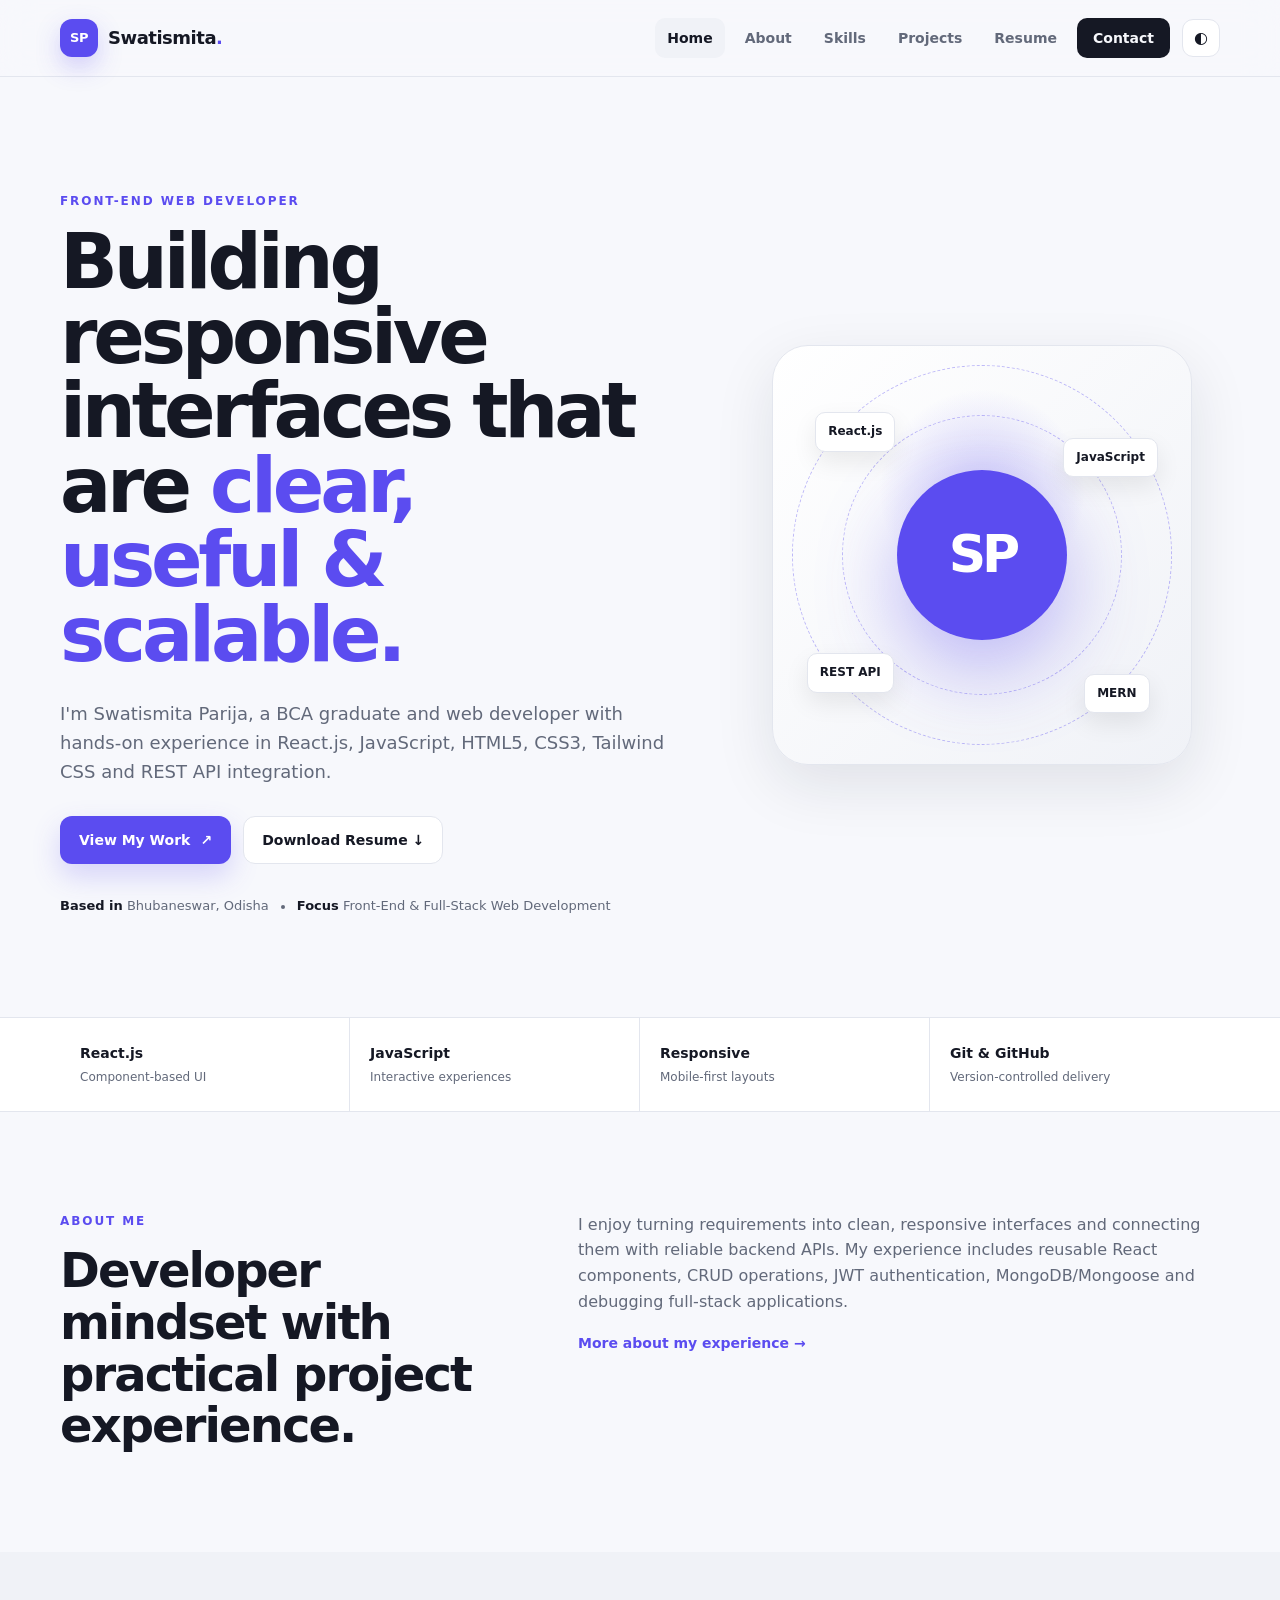
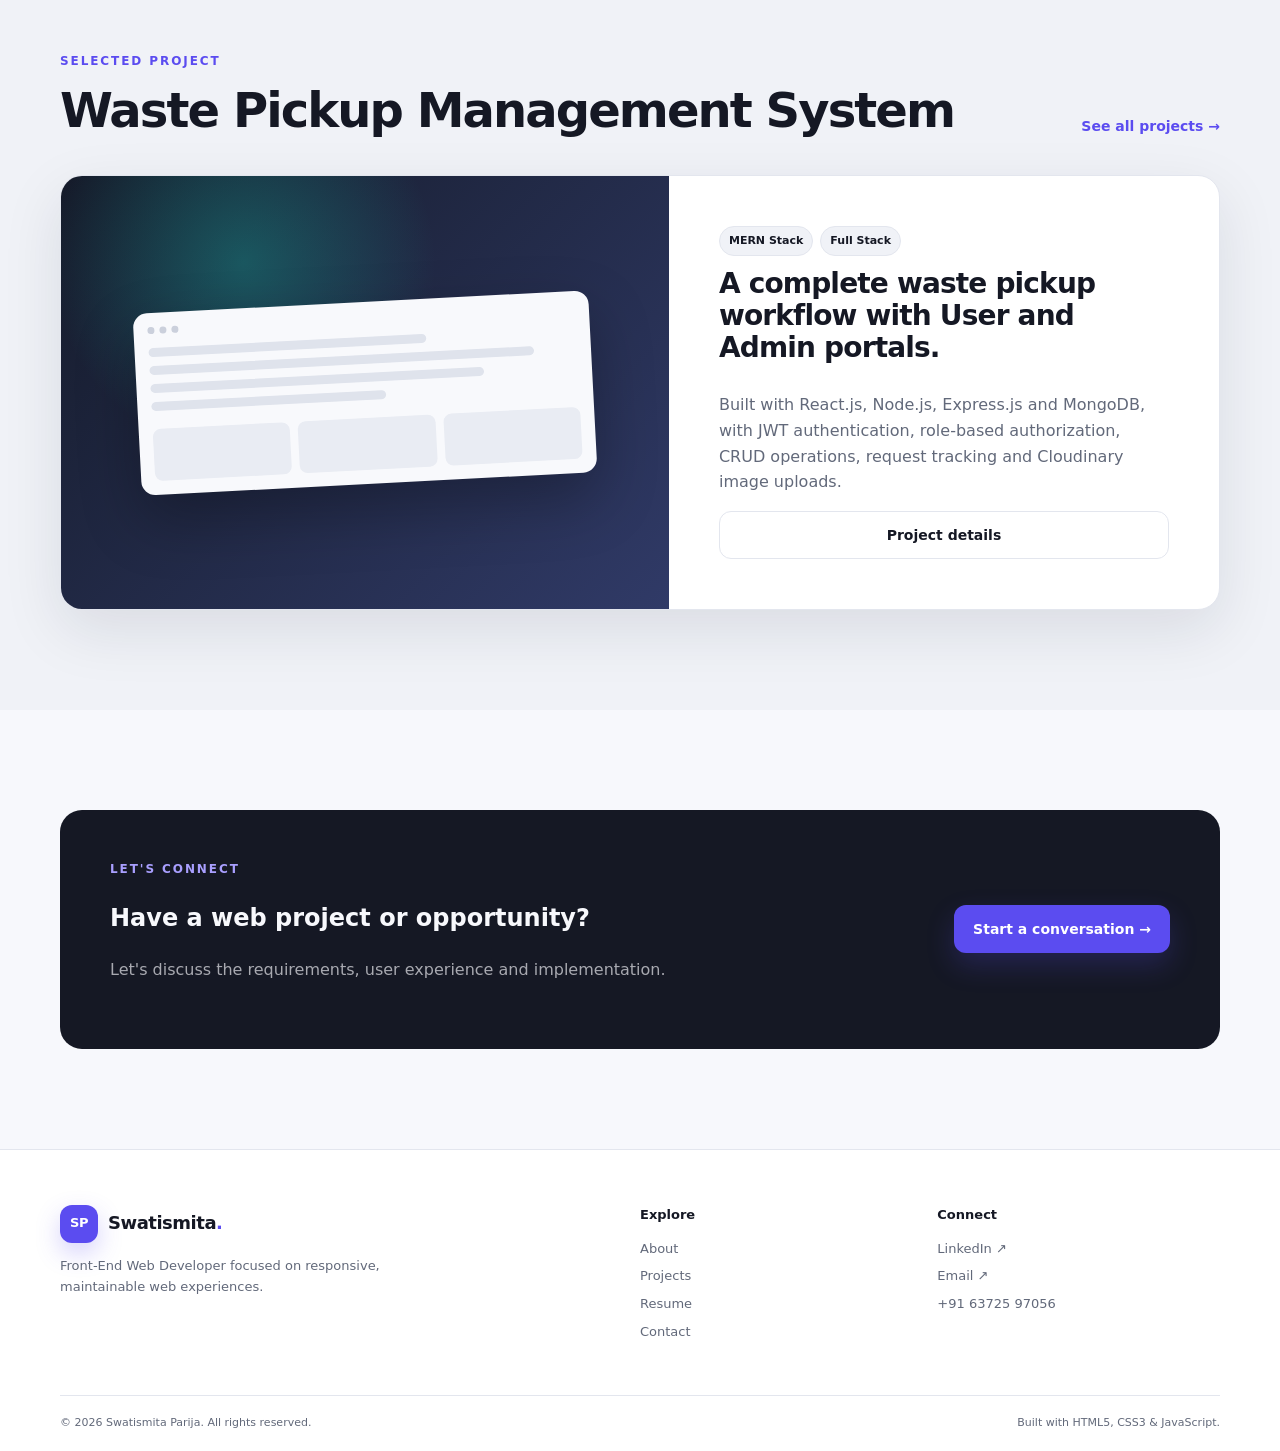
<file: index.html>
<!DOCTYPE html>
<html lang="en">
<head>
  <meta charset="UTF-8">
  <meta name="viewport" content="width=device-width, initial-scale=1.0">
  <meta name="description" content="Portfolio of Swatismita Parija, Front-End Web Developer specializing in React.js, JavaScript, responsive UI and REST API integration.">
  <meta name="author" content="Swatismita Parija">
  <title>Swatismita Parija | Front-End Web Developer</title>
  <link rel="stylesheet" href="css/style.css">
</head>
<body>
  <a class="skip-link" href="#main-content">Skip to content</a>

  <header class="site-header" id="top">
    <nav class="navbar container" aria-label="Primary navigation">
      <a class="brand" href="index.html" aria-label="Swatismita Parija home">
        <span class="brand-mark">SP</span>
        <span class="brand-text">Swatismita<span>.</span></span>
      </a>

      <button class="menu-toggle" type="button" aria-expanded="false" aria-controls="primary-menu" aria-label="Open navigation menu">
        <span></span><span></span><span></span>
      </button>

      <div class="nav-menu" id="primary-menu">
        <a class="nav-link active" href="index.html">Home</a>
        <a class="nav-link" href="about.html">About</a>
        <a class="nav-link" href="skills.html">Skills</a>
        <a class="nav-link" href="projects.html">Projects</a>
        <a class="nav-link" href="resume.html">Resume</a>
        <a class="nav-link nav-cta" href="contact.html">Contact</a>
        <button class="theme-toggle" type="button" aria-label="Switch to dark mode" title="Toggle theme">◐</button>
      </div>
    </nav>
  </header>

  <main id="main-content">
    <section class="hero section">
      <div class="container hero-grid">
        <div class="hero-copy reveal">
          <p class="eyebrow">FRONT-END WEB DEVELOPER</p>
          <h1>Building responsive interfaces that are <span class="gradient-text">clear, useful &amp; scalable.</span></h1>
          <p class="hero-intro">
            I'm Swatismita Parija, a BCA graduate and web developer with hands-on experience in
            React.js, JavaScript, HTML5, CSS3, Tailwind CSS and REST API integration.
          </p>

          <div class="hero-actions">
            <a class="btn btn-primary" href="projects.html">View My Work <span>↗</span></a>
            <a class="btn btn-secondary" href="assets/resume/Swatismita-Parija-Resume.pdf" download>Download Resume ↓</a>
          </div>

          <div class="hero-meta">
            <span><strong>Based in</strong> Bhubaneswar, Odisha</span>
            <span class="dot"></span>
            <span><strong>Focus</strong> Front-End &amp; Full-Stack Web Development</span>
          </div>
        </div>

        <div class="hero-visual reveal">
          <div class="profile-card">
            <div class="profile-orbit orbit-one"></div>
            <div class="profile-orbit orbit-two"></div>
            <div class="profile-avatar" aria-hidden="true">SP</div>
            <div class="code-chip chip-one">React.js</div>
            <div class="code-chip chip-two">JavaScript</div>
            <div class="code-chip chip-three">REST API</div>
            <div class="code-chip chip-four">MERN</div>
          </div>
        </div>
      </div>
    </section>

    <section class="trust-strip">
      <div class="container trust-grid">
        <div><strong>React.js</strong><span>Component-based UI</span></div>
        <div><strong>JavaScript</strong><span>Interactive experiences</span></div>
        <div><strong>Responsive</strong><span>Mobile-first layouts</span></div>
        <div><strong>Git &amp; GitHub</strong><span>Version-controlled delivery</span></div>
      </div>
    </section>

    <section class="section" id="about-preview">
      <div class="container split-grid">
        <div class="section-heading reveal">
          <p class="eyebrow">ABOUT ME</p>
          <h2>Developer mindset with practical project experience.</h2>
        </div>
        <div class="section-content reveal">
          <p>
            I enjoy turning requirements into clean, responsive interfaces and connecting them
            with reliable backend APIs. My experience includes reusable React components,
            CRUD operations, JWT authentication, MongoDB/Mongoose and debugging full-stack applications.
          </p>
          <a class="text-link" href="about.html">More about my experience →</a>
        </div>
      </div>
    </section>

    <section class="section section-muted">
      <div class="container">
        <div class="section-header-row reveal">
          <div>
            <p class="eyebrow">SELECTED PROJECT</p>
            <h2>Waste Pickup Management System</h2>
          </div>
          <a class="text-link" href="projects.html">See all projects →</a>
        </div>

        <article class="featured-project reveal">
          <div class="project-visual project-visual-wpms">
            <div class="dashboard-window">
              <div class="window-top"><span></span><span></span><span></span></div>
              <div class="dashboard-lines">
                <div></div><div></div><div></div><div></div>
              </div>
              <div class="dashboard-cards"><span></span><span></span><span></span></div>
            </div>
          </div>
          <div class="project-copy">
            <div class="tag-row">
              <span class="tag">MERN Stack</span>
              <span class="tag">Full Stack</span>
            </div>
            <h3>A complete waste pickup workflow with User and Admin portals.</h3>
            <p>
              Built with React.js, Node.js, Express.js and MongoDB, with JWT authentication,
              role-based authorization, CRUD operations, request tracking and Cloudinary image uploads.
            </p>
            <a class="btn btn-secondary" href="projects.html">Project details</a>
          </div>
        </article>
      </div>
    </section>

    <section class="section">
      <div class="container cta-banner reveal">
        <div>
          <p class="eyebrow">LET'S CONNECT</p>
          <h2>Have a web project or opportunity?</h2>
          <p>Let's discuss the requirements, user experience and implementation.</p>
        </div>
        <a class="btn btn-primary" href="contact.html">Start a conversation →</a>
      </div>
    </section>
  </main>

  <footer class="site-footer">
    <div class="container footer-grid">
      <div>
        <a class="brand footer-brand" href="index.html"><span class="brand-mark">SP</span><span class="brand-text">Swatismita<span>.</span></span></a>
        <p>Front-End Web Developer focused on responsive, maintainable web experiences.</p>
      </div>
      <div>
        <h3>Explore</h3>
        <a href="about.html">About</a>
        <a href="projects.html">Projects</a>
        <a href="resume.html">Resume</a>
        <a href="contact.html">Contact</a>
      </div>
      <div>
        <h3>Connect</h3>
        <a href="https://www.linkedin.com/in/swatismita-parija" target="_blank" rel="noopener">LinkedIn ↗</a>
        <a href="mailto:swatismitaparija2005@gmail.com">Email ↗</a>
        <a href="tel:+916372597056">+91 63725 97056</a>
      </div>
    </div>
    <div class="container footer-bottom">
      <span>© <span id="current-year"></span> Swatismita Parija. All rights reserved.</span>
      <span>Built with HTML5, CSS3 &amp; JavaScript.</span>
    </div>
  </footer>

  <script src="js/script.js"></script>
</body>
</html>
</file>
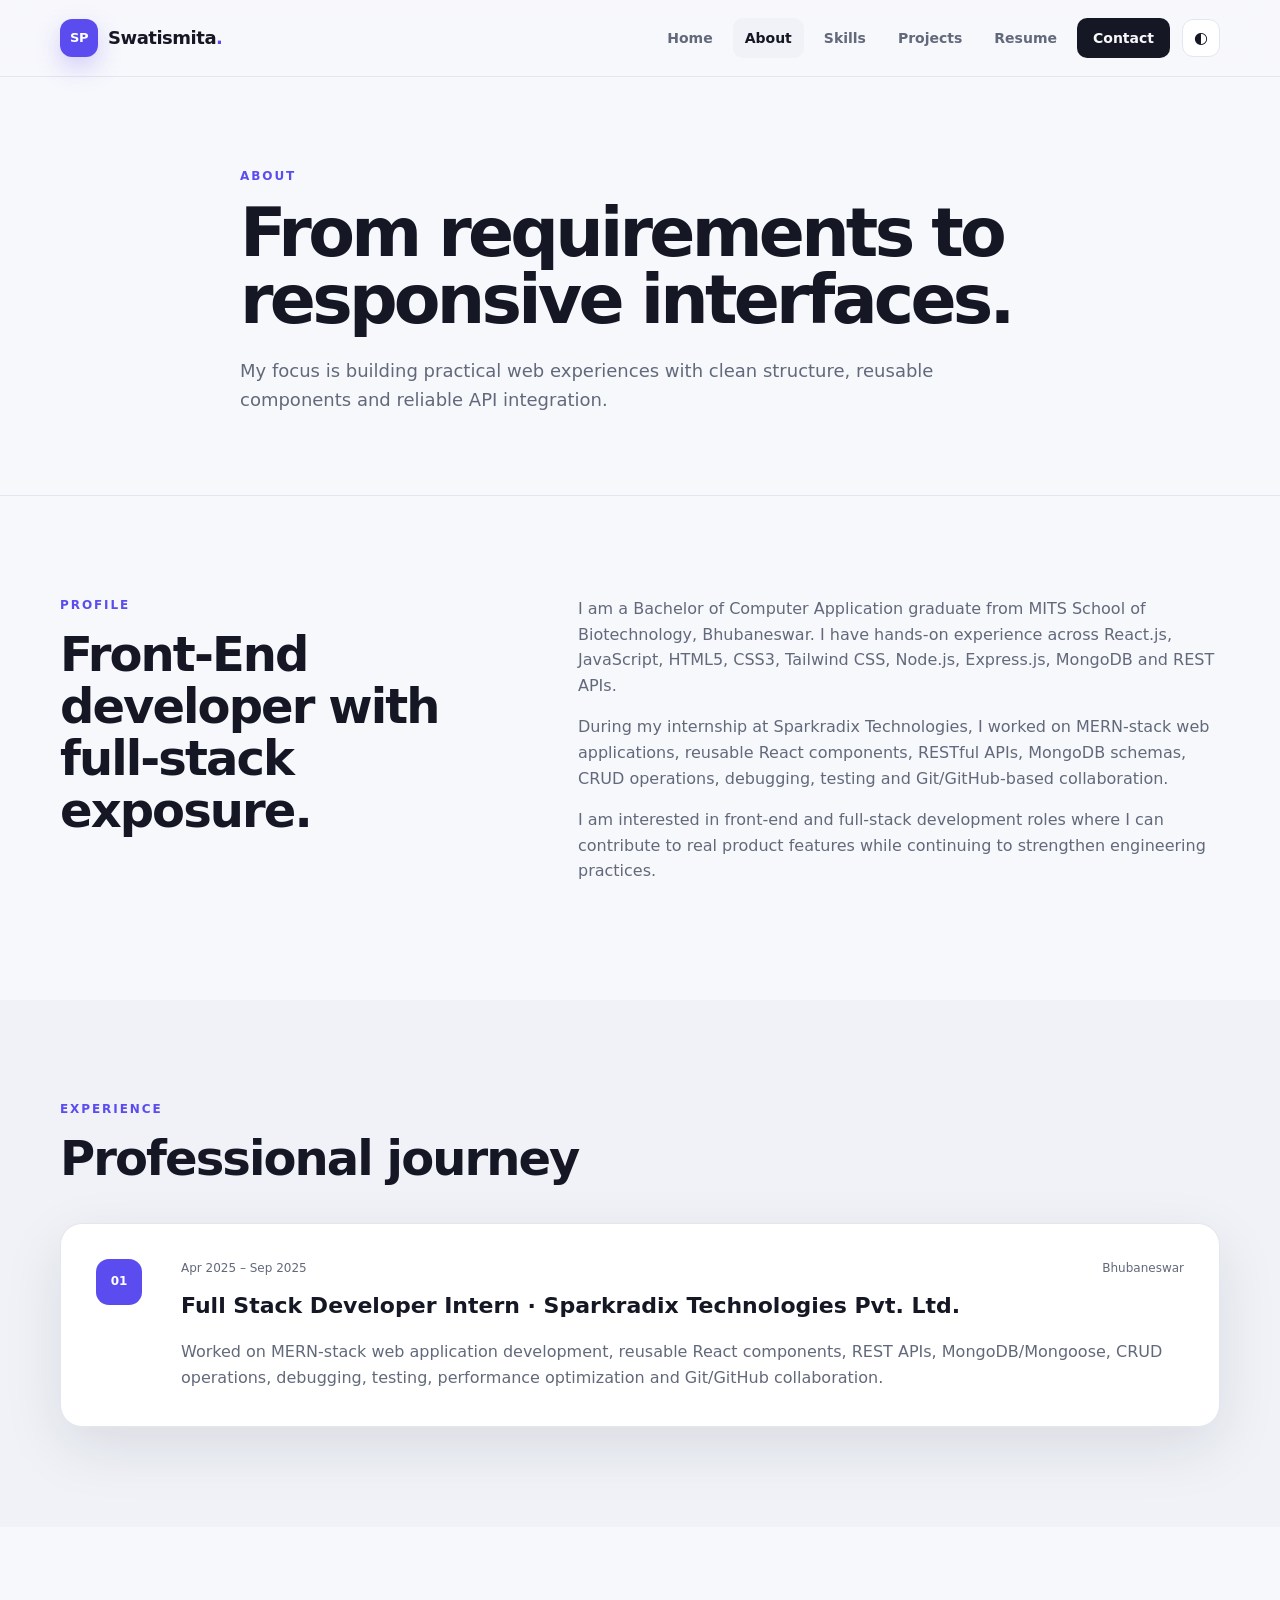
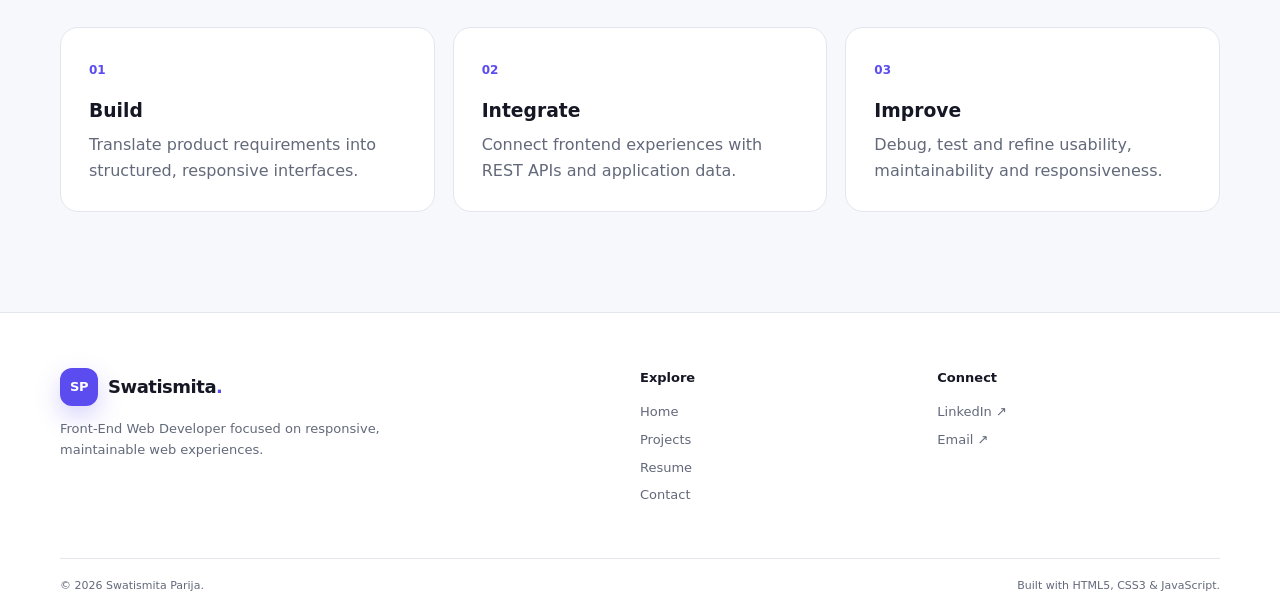
<file: about.html>
<!DOCTYPE html>
<html lang="en">
<head>
  <meta charset="UTF-8">
  <meta name="viewport" content="width=device-width, initial-scale=1.0">
  <meta name="description" content="About Swatismita Parija, Front-End Web Developer.">
  <title>About | Swatismita Parija</title>
  <link rel="stylesheet" href="css/style.css">
</head>
<body>
  <a class="skip-link" href="#main-content">Skip to content</a>
  <header class="site-header">
    <nav class="navbar container" aria-label="Primary navigation">
      <a class="brand" href="index.html"><span class="brand-mark">SP</span><span class="brand-text">Swatismita<span>.</span></span></a>
      <button class="menu-toggle" type="button" aria-expanded="false" aria-controls="primary-menu" aria-label="Open navigation menu"><span></span><span></span><span></span></button>
      <div class="nav-menu" id="primary-menu">
        <a class="nav-link" href="index.html">Home</a>
        <a class="nav-link active" href="about.html">About</a>
        <a class="nav-link" href="skills.html">Skills</a>
        <a class="nav-link" href="projects.html">Projects</a>
        <a class="nav-link" href="resume.html">Resume</a>
        <a class="nav-link nav-cta" href="contact.html">Contact</a>
        <button class="theme-toggle" type="button" aria-label="Switch to dark mode" title="Toggle theme">◐</button>
      </div>
    </nav>
  </header>

  <main id="main-content">
    <section class="page-hero">
      <div class="container narrow reveal">
        <p class="eyebrow">ABOUT</p>
        <h1>From requirements to responsive interfaces.</h1>
        <p>My focus is building practical web experiences with clean structure, reusable components and reliable API integration.</p>
      </div>
    </section>

    <section class="section">
      <div class="container split-grid">
        <div class="section-heading reveal">
          <p class="eyebrow">PROFILE</p>
          <h2>Front-End developer with full-stack exposure.</h2>
        </div>
        <div class="section-content reveal">
          <p>
            I am a Bachelor of Computer Application graduate from MITS School of Biotechnology, Bhubaneswar.
            I have hands-on experience across React.js, JavaScript, HTML5, CSS3, Tailwind CSS, Node.js,
            Express.js, MongoDB and REST APIs.
          </p>
          <p>
            During my internship at Sparkradix Technologies, I worked on MERN-stack web applications,
            reusable React components, RESTful APIs, MongoDB schemas, CRUD operations, debugging,
            testing and Git/GitHub-based collaboration.
          </p>
          <p>
            I am interested in front-end and full-stack development roles where I can contribute to
            real product features while continuing to strengthen engineering practices.
          </p>
        </div>
      </div>
    </section>

    <section class="section section-muted">
      <div class="container">
        <div class="section-header-row reveal">
          <div><p class="eyebrow">EXPERIENCE</p><h2>Professional journey</h2></div>
        </div>
        <article class="timeline-item reveal">
          <div class="timeline-marker">01</div>
          <div>
            <div class="timeline-meta"><span>Apr 2025 – Sep 2025</span><span>Bhubaneswar</span></div>
            <h3>Full Stack Developer Intern · Sparkradix Technologies Pvt. Ltd.</h3>
            <p>Worked on MERN-stack web application development, reusable React components, REST APIs, MongoDB/Mongoose, CRUD operations, debugging, testing, performance optimization and Git/GitHub collaboration.</p>
          </div>
        </article>
      </div>
    </section>

    <section class="section">
      <div class="container cards-grid three reveal">
        <article class="info-card"><span class="card-number">01</span><h3>Build</h3><p>Translate product requirements into structured, responsive interfaces.</p></article>
        <article class="info-card"><span class="card-number">02</span><h3>Integrate</h3><p>Connect frontend experiences with REST APIs and application data.</p></article>
        <article class="info-card"><span class="card-number">03</span><h3>Improve</h3><p>Debug, test and refine usability, maintainability and responsiveness.</p></article>
      </div>
    </section>
  </main>

  <footer class="site-footer">
    <div class="container footer-grid">
      <div><a class="brand footer-brand" href="index.html"><span class="brand-mark">SP</span><span class="brand-text">Swatismita<span>.</span></span></a><p>Front-End Web Developer focused on responsive, maintainable web experiences.</p></div>
      <div><h3>Explore</h3><a href="index.html">Home</a><a href="projects.html">Projects</a><a href="resume.html">Resume</a><a href="contact.html">Contact</a></div>
      <div><h3>Connect</h3><a href="https://www.linkedin.com/in/swatismita-parija" target="_blank" rel="noopener">LinkedIn ↗</a><a href="mailto:swatismitaparija2005@gmail.com">Email ↗</a></div>
    </div>
    <div class="container footer-bottom"><span>© <span id="current-year"></span> Swatismita Parija.</span><span>Built with HTML5, CSS3 &amp; JavaScript.</span></div>
  </footer>
  <script src="js/script.js"></script>
</body>
</html>
</file>
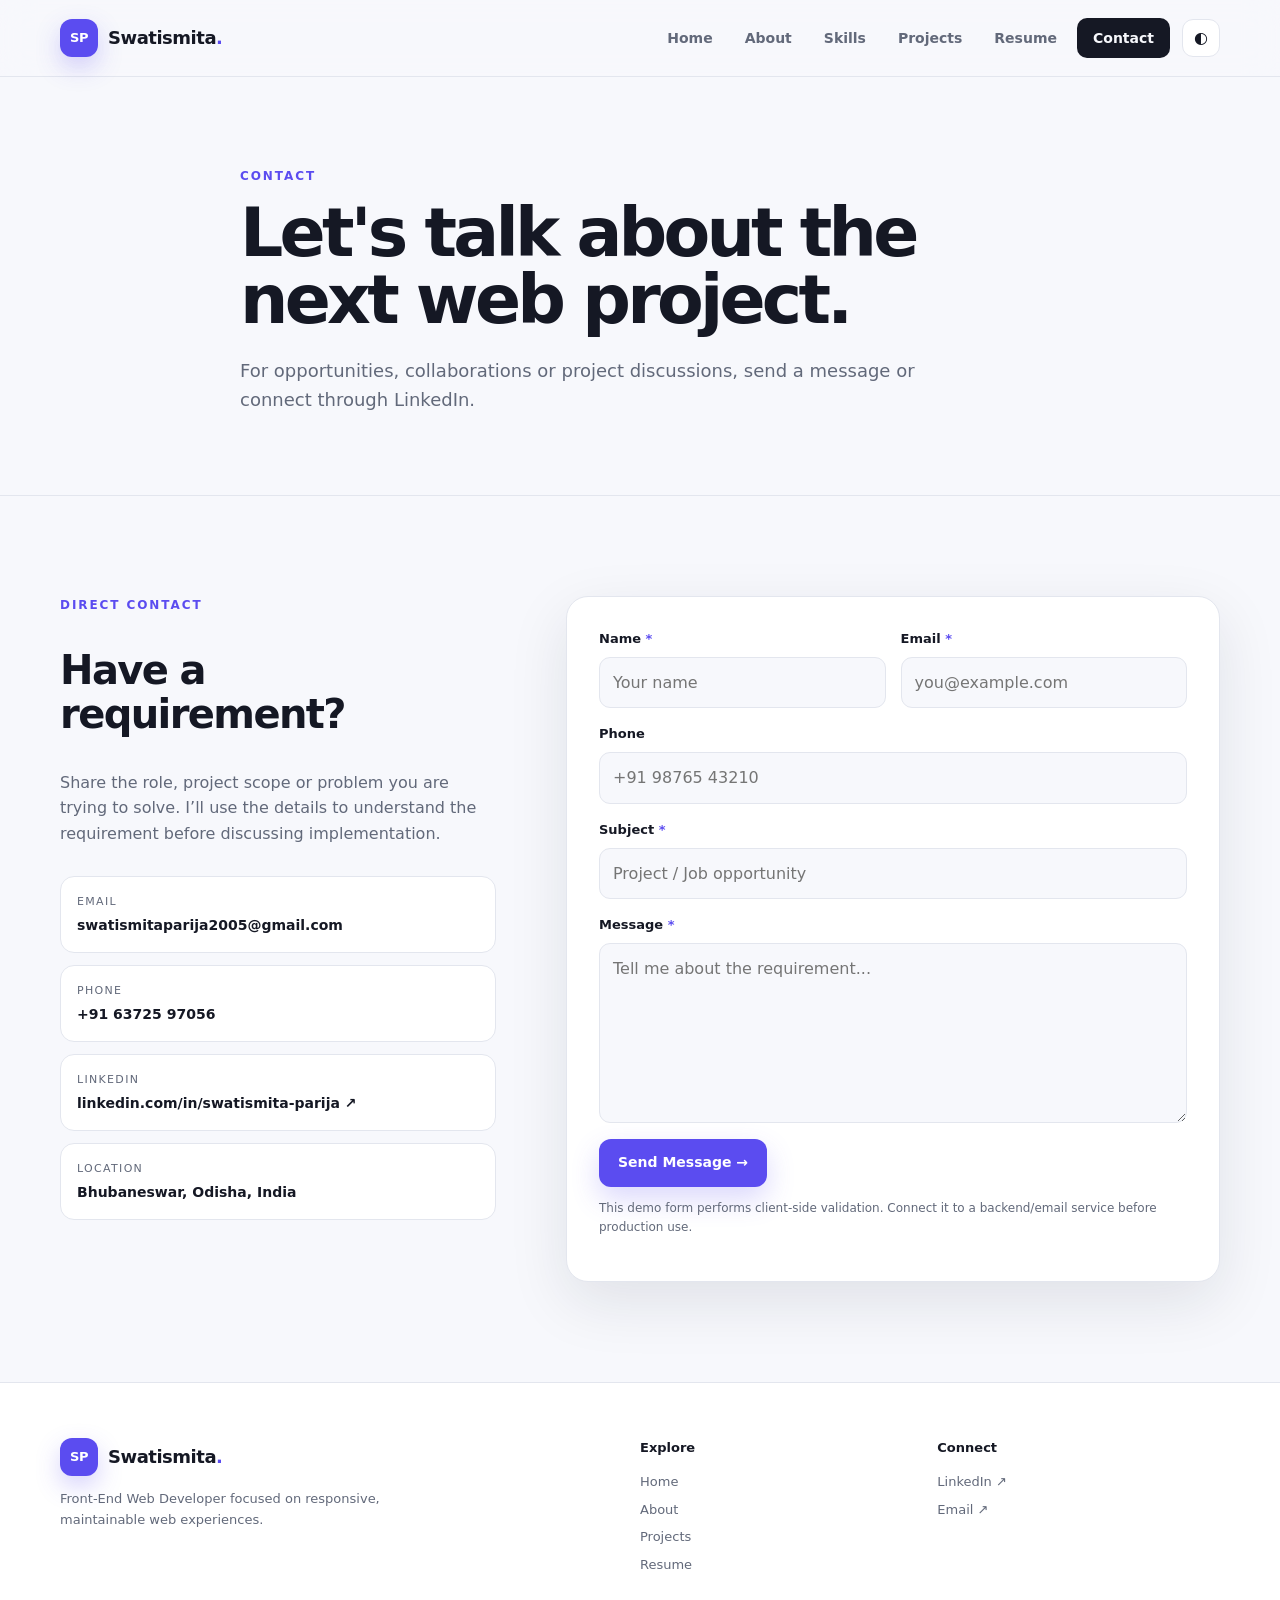
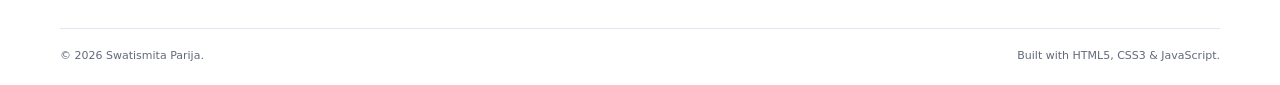
<file: contact.html>
<!DOCTYPE html>
<html lang="en">
<head>
  <meta charset="UTF-8">
  <meta name="viewport" content="width=device-width, initial-scale=1.0">
  <meta name="description" content="Contact Swatismita Parija.">
  <title>Contact | Swatismita Parija</title>
  <link rel="stylesheet" href="css/style.css">
</head>
<body>
  <a class="skip-link" href="#main-content">Skip to content</a>
  <header class="site-header">
    <nav class="navbar container" aria-label="Primary navigation">
      <a class="brand" href="index.html"><span class="brand-mark">SP</span><span class="brand-text">Swatismita<span>.</span></span></a>
      <button class="menu-toggle" type="button" aria-expanded="false" aria-controls="primary-menu" aria-label="Open navigation menu"><span></span><span></span><span></span></button>
      <div class="nav-menu" id="primary-menu">
        <a class="nav-link" href="index.html">Home</a><a class="nav-link" href="about.html">About</a><a class="nav-link" href="skills.html">Skills</a><a class="nav-link" href="projects.html">Projects</a><a class="nav-link" href="resume.html">Resume</a><a class="nav-link nav-cta active" href="contact.html">Contact</a><button class="theme-toggle" type="button" aria-label="Switch to dark mode" title="Toggle theme">◐</button>
      </div>
    </nav>
  </header>

  <main id="main-content">
    <section class="page-hero"><div class="container narrow reveal"><p class="eyebrow">CONTACT</p><h1>Let's talk about the next web project.</h1><p>For opportunities, collaborations or project discussions, send a message or connect through LinkedIn.</p></div></section>

    <section class="section">
      <div class="container contact-grid">
        <div class="contact-info reveal">
          <p class="eyebrow">DIRECT CONTACT</p>
          <h2>Have a requirement?</h2>
          <p>Share the role, project scope or problem you are trying to solve. I’ll use the details to understand the requirement before discussing implementation.</p>
          <div class="contact-list">
            <a href="mailto:swatismitaparija2005@gmail.com"><span>Email</span><strong>swatismitaparija2005@gmail.com</strong></a>
            <a href="tel:+916372597056"><span>Phone</span><strong>+91 63725 97056</strong></a>
            <a href="https://www.linkedin.com/in/swatismita-parija" target="_blank" rel="noopener"><span>LinkedIn</span><strong>linkedin.com/in/swatismita-parija ↗</strong></a>
            <div><span>Location</span><strong>Bhubaneswar, Odisha, India</strong></div>
          </div>
        </div>

        <div class="form-card reveal">
          <form id="contact-form" novalidate>
            <div class="form-row">
              <div class="form-field"><label for="name">Name <span>*</span></label><input id="name" name="name" type="text" autocomplete="name" required minlength="2" placeholder="Your name"></div>
              <div class="form-field"><label for="email">Email <span>*</span></label><input id="email" name="email" type="email" autocomplete="email" required placeholder="you@example.com"></div>
            </div>
            <div class="form-field"><label for="phone">Phone</label><input id="phone" name="phone" type="tel" autocomplete="tel" pattern="[0-9+\-\s()]{7,20}" placeholder="+91 98765 43210"></div>
            <div class="form-field"><label for="subject">Subject <span>*</span></label><input id="subject" name="subject" type="text" required minlength="3" placeholder="Project / Job opportunity"></div>
            <div class="form-field"><label for="message">Message <span>*</span></label><textarea id="message" name="message" rows="6" required minlength="10" placeholder="Tell me about the requirement..."></textarea></div>
            <button class="btn btn-primary" type="submit">Send Message →</button>
            <p class="form-note">This demo form performs client-side validation. Connect it to a backend/email service before production use.</p>
            <p class="form-status" id="form-status" role="status" aria-live="polite"></p>
          </form>
        </div>
      </div>
    </section>
  </main>

  <footer class="site-footer"><div class="container footer-grid"><div><a class="brand footer-brand" href="index.html"><span class="brand-mark">SP</span><span class="brand-text">Swatismita<span>.</span></span></a><p>Front-End Web Developer focused on responsive, maintainable web experiences.</p></div><div><h3>Explore</h3><a href="index.html">Home</a><a href="about.html">About</a><a href="projects.html">Projects</a><a href="resume.html">Resume</a></div><div><h3>Connect</h3><a href="https://www.linkedin.com/in/swatismita-parija" target="_blank" rel="noopener">LinkedIn ↗</a><a href="mailto:swatismitaparija2005@gmail.com">Email ↗</a></div></div><div class="container footer-bottom"><span>© <span id="current-year"></span> Swatismita Parija.</span><span>Built with HTML5, CSS3 &amp; JavaScript.</span></div></footer>
  <script src="js/script.js"></script>
</body>
</html>
</file>
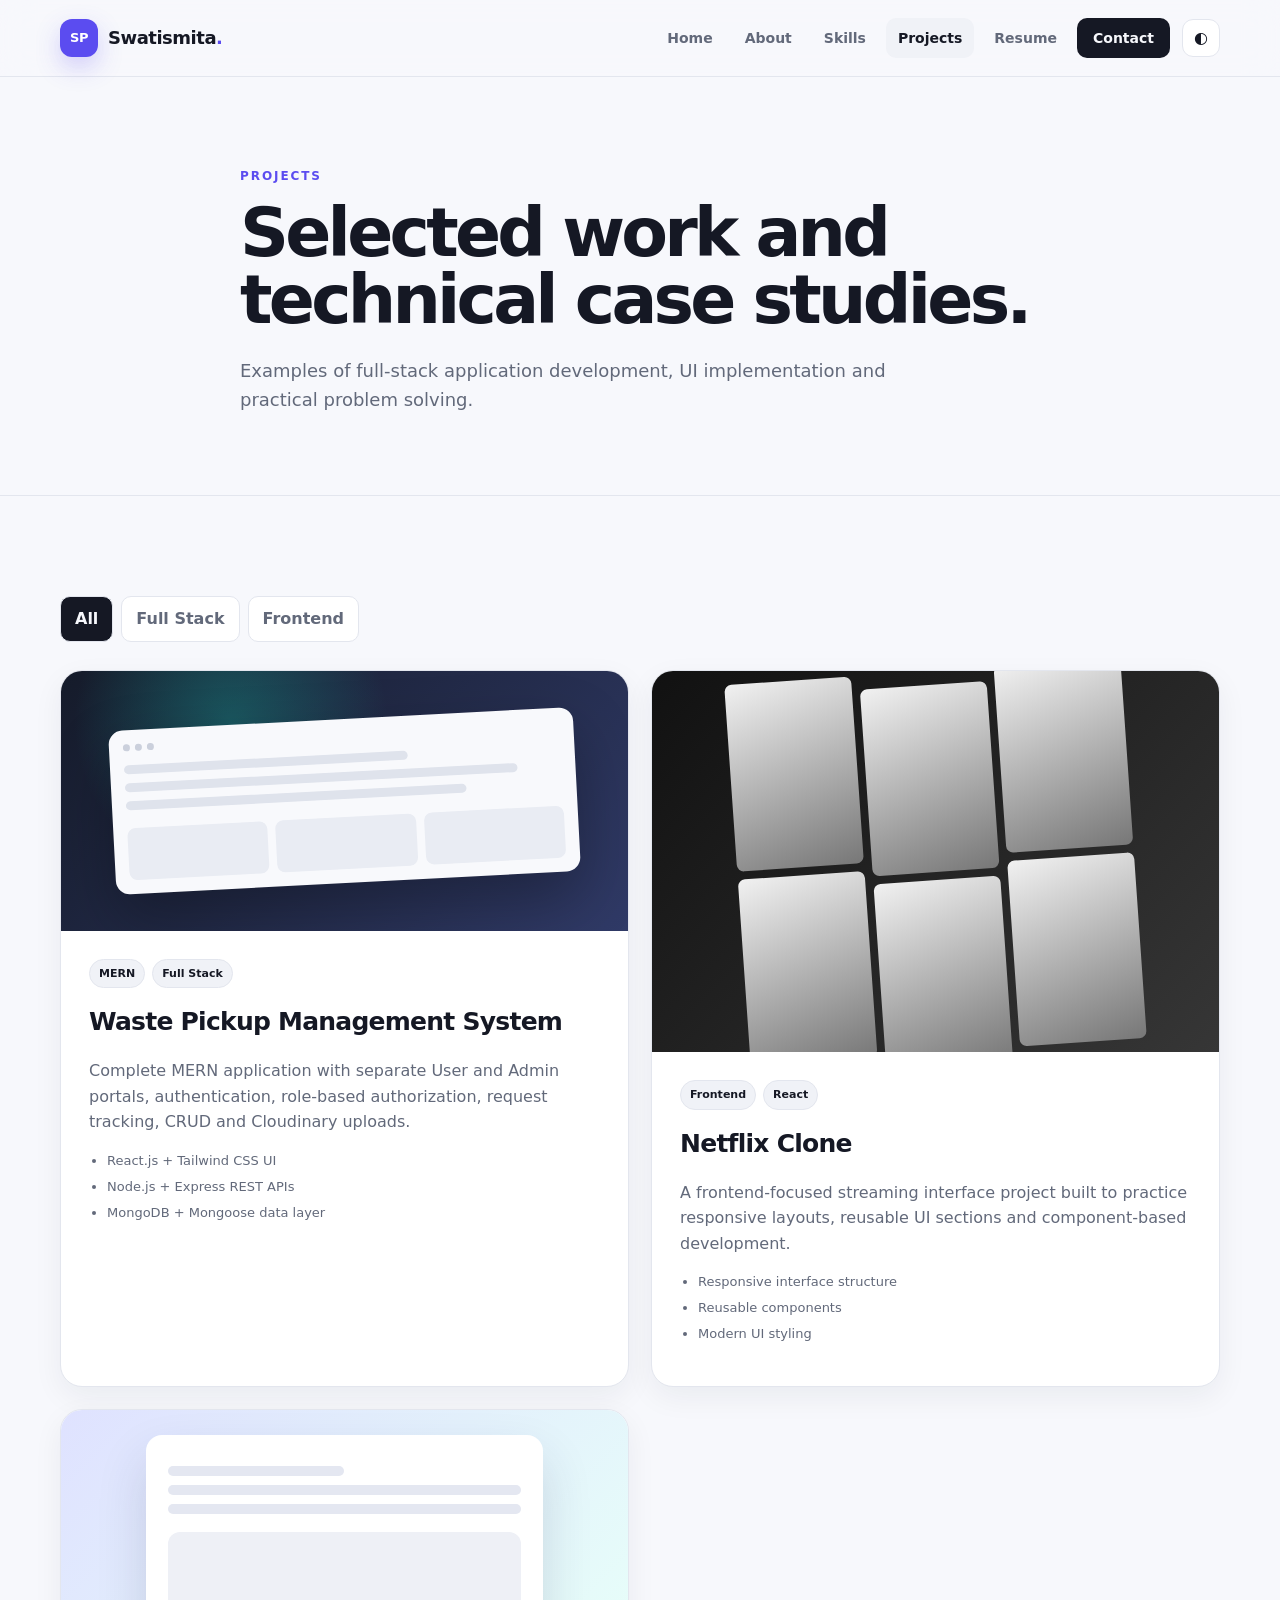
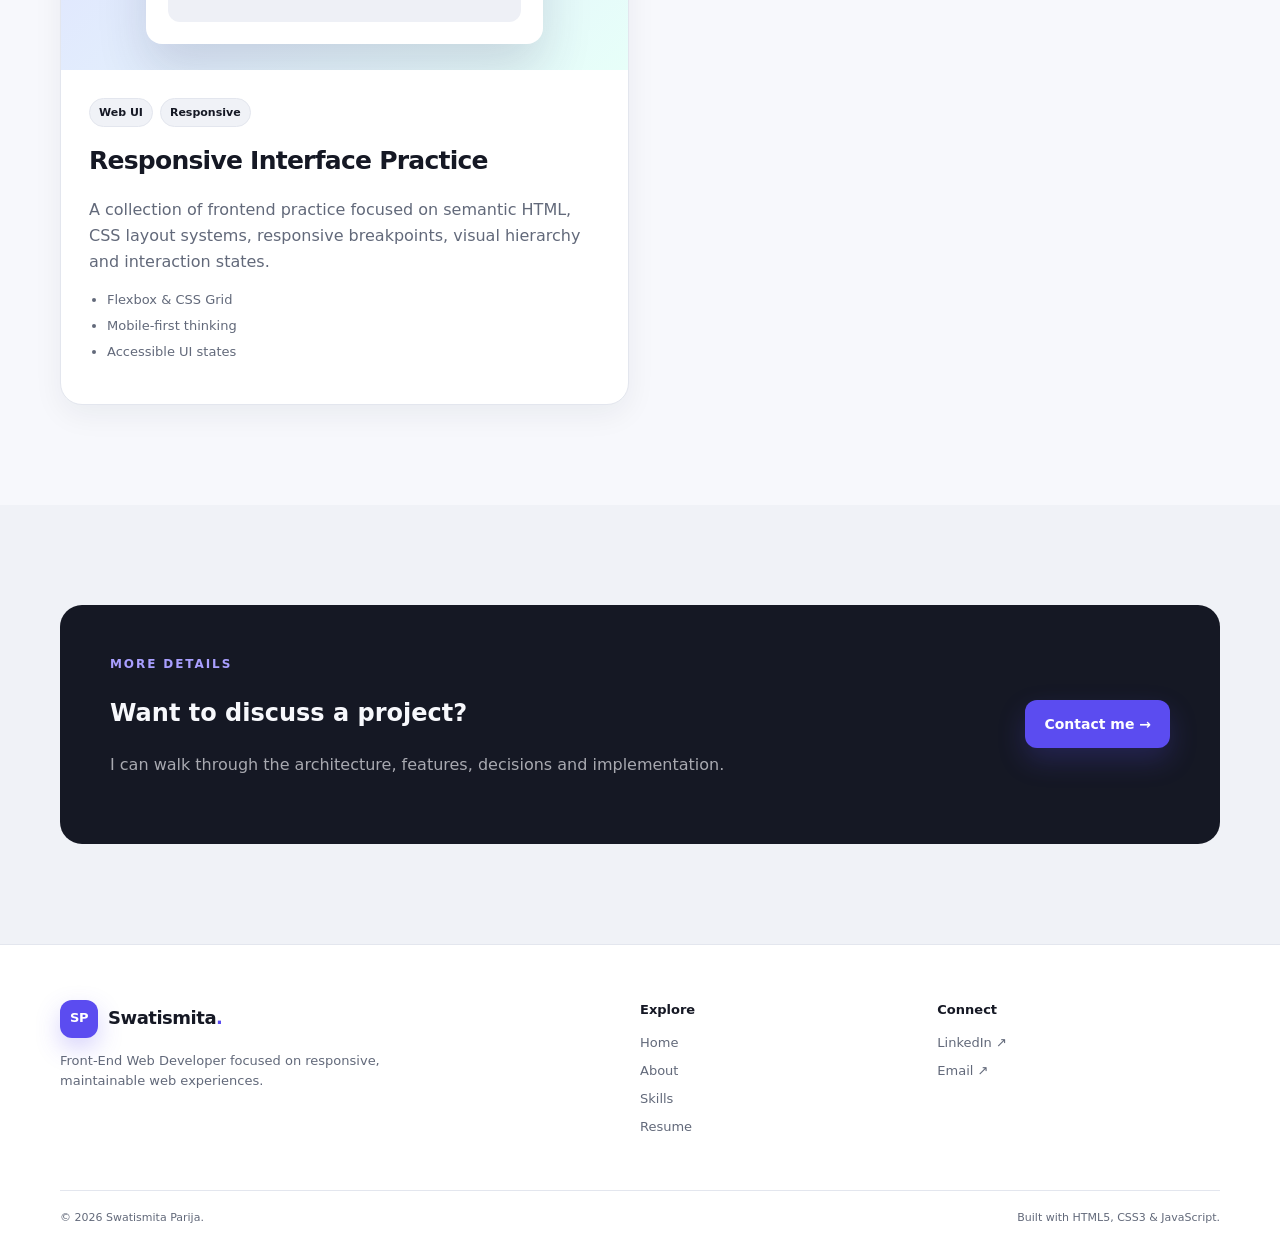
<file: projects.html>
<!DOCTYPE html>
<html lang="en">
<head>
  <meta charset="UTF-8">
  <meta name="viewport" content="width=device-width, initial-scale=1.0">
  <meta name="description" content="Projects by Swatismita Parija.">
  <title>Projects | Swatismita Parija</title>
  <link rel="stylesheet" href="css/style.css">
</head>
<body>
  <a class="skip-link" href="#main-content">Skip to content</a>
  <header class="site-header">
    <nav class="navbar container" aria-label="Primary navigation">
      <a class="brand" href="index.html"><span class="brand-mark">SP</span><span class="brand-text">Swatismita<span>.</span></span></a>
      <button class="menu-toggle" type="button" aria-expanded="false" aria-controls="primary-menu" aria-label="Open navigation menu"><span></span><span></span><span></span></button>
      <div class="nav-menu" id="primary-menu">
        <a class="nav-link" href="index.html">Home</a><a class="nav-link" href="about.html">About</a><a class="nav-link" href="skills.html">Skills</a><a class="nav-link active" href="projects.html">Projects</a><a class="nav-link" href="resume.html">Resume</a><a class="nav-link nav-cta" href="contact.html">Contact</a><button class="theme-toggle" type="button" aria-label="Switch to dark mode" title="Toggle theme">◐</button>
      </div>
    </nav>
  </header>

  <main id="main-content">
    <section class="page-hero"><div class="container narrow reveal"><p class="eyebrow">PROJECTS</p><h1>Selected work and technical case studies.</h1><p>Examples of full-stack application development, UI implementation and practical problem solving.</p></div></section>

    <section class="section">
      <div class="container">
        <div class="filter-bar reveal" aria-label="Project filters">
          <button class="filter-btn active" type="button" data-filter="all">All</button>
          <button class="filter-btn" type="button" data-filter="fullstack">Full Stack</button>
          <button class="filter-btn" type="button" data-filter="frontend">Frontend</button>
        </div>

        <div class="project-grid">
          <article class="project-card reveal" data-category="fullstack">
            <div class="project-visual project-visual-wpms"><div class="dashboard-window small"><div class="window-top"><span></span><span></span><span></span></div><div class="dashboard-lines"><div></div><div></div><div></div></div><div class="dashboard-cards"><span></span><span></span><span></span></div></div></div>
            <div class="project-card-body"><div class="tag-row"><span class="tag">MERN</span><span class="tag">Full Stack</span></div><h2>Waste Pickup Management System</h2><p>Complete MERN application with separate User and Admin portals, authentication, role-based authorization, request tracking, CRUD and Cloudinary uploads.</p><ul class="project-points"><li>React.js + Tailwind CSS UI</li><li>Node.js + Express REST APIs</li><li>MongoDB + Mongoose data layer</li></ul></div>
          </article>

          <article class="project-card reveal" data-category="frontend">
            <div class="project-visual project-visual-netflix"><div class="poster-grid"><span></span><span></span><span></span><span></span><span></span><span></span></div></div>
            <div class="project-card-body"><div class="tag-row"><span class="tag">Frontend</span><span class="tag">React</span></div><h2>Netflix Clone</h2><p>A frontend-focused streaming interface project built to practice responsive layouts, reusable UI sections and component-based development.</p><ul class="project-points"><li>Responsive interface structure</li><li>Reusable components</li><li>Modern UI styling</li></ul></div>
          </article>

          <article class="project-card reveal" data-category="frontend">
            <div class="project-visual project-visual-ui"><div class="ui-card"><span></span><span></span><span></span><div></div></div></div>
            <div class="project-card-body"><div class="tag-row"><span class="tag">Web UI</span><span class="tag">Responsive</span></div><h2>Responsive Interface Practice</h2><p>A collection of frontend practice focused on semantic HTML, CSS layout systems, responsive breakpoints, visual hierarchy and interaction states.</p><ul class="project-points"><li>Flexbox &amp; CSS Grid</li><li>Mobile-first thinking</li><li>Accessible UI states</li></ul></div>
          </article>
        </div>
      </div>
    </section>

    <section class="section section-muted"><div class="container cta-banner reveal"><div><p class="eyebrow">MORE DETAILS</p><h2>Want to discuss a project?</h2><p>I can walk through the architecture, features, decisions and implementation.</p></div><a class="btn btn-primary" href="contact.html">Contact me →</a></div></section>
  </main>

  <footer class="site-footer"><div class="container footer-grid"><div><a class="brand footer-brand" href="index.html"><span class="brand-mark">SP</span><span class="brand-text">Swatismita<span>.</span></span></a><p>Front-End Web Developer focused on responsive, maintainable web experiences.</p></div><div><h3>Explore</h3><a href="index.html">Home</a><a href="about.html">About</a><a href="skills.html">Skills</a><a href="resume.html">Resume</a></div><div><h3>Connect</h3><a href="https://www.linkedin.com/in/swatismita-parija" target="_blank" rel="noopener">LinkedIn ↗</a><a href="mailto:swatismitaparija2005@gmail.com">Email ↗</a></div></div><div class="container footer-bottom"><span>© <span id="current-year"></span> Swatismita Parija.</span><span>Built with HTML5, CSS3 &amp; JavaScript.</span></div></footer>
  <script src="js/script.js"></script>
</body>
</html>
</file>
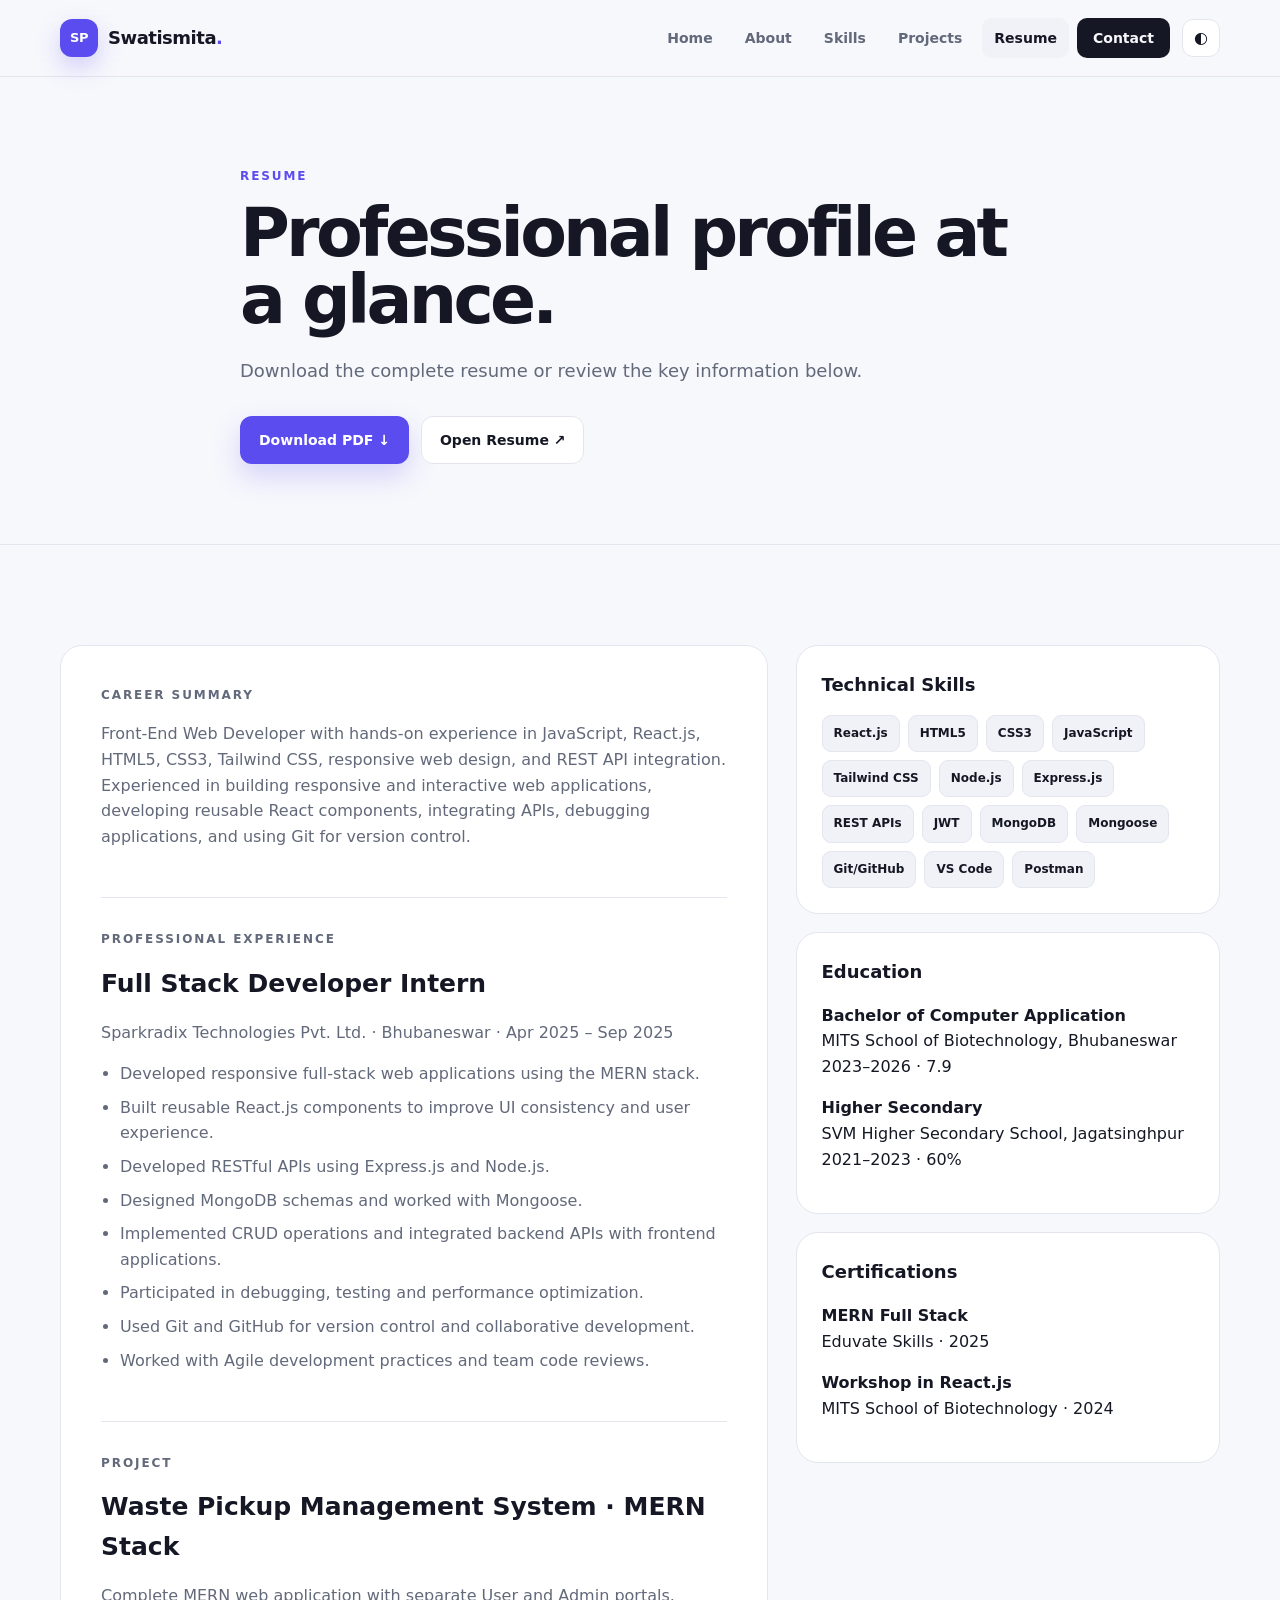
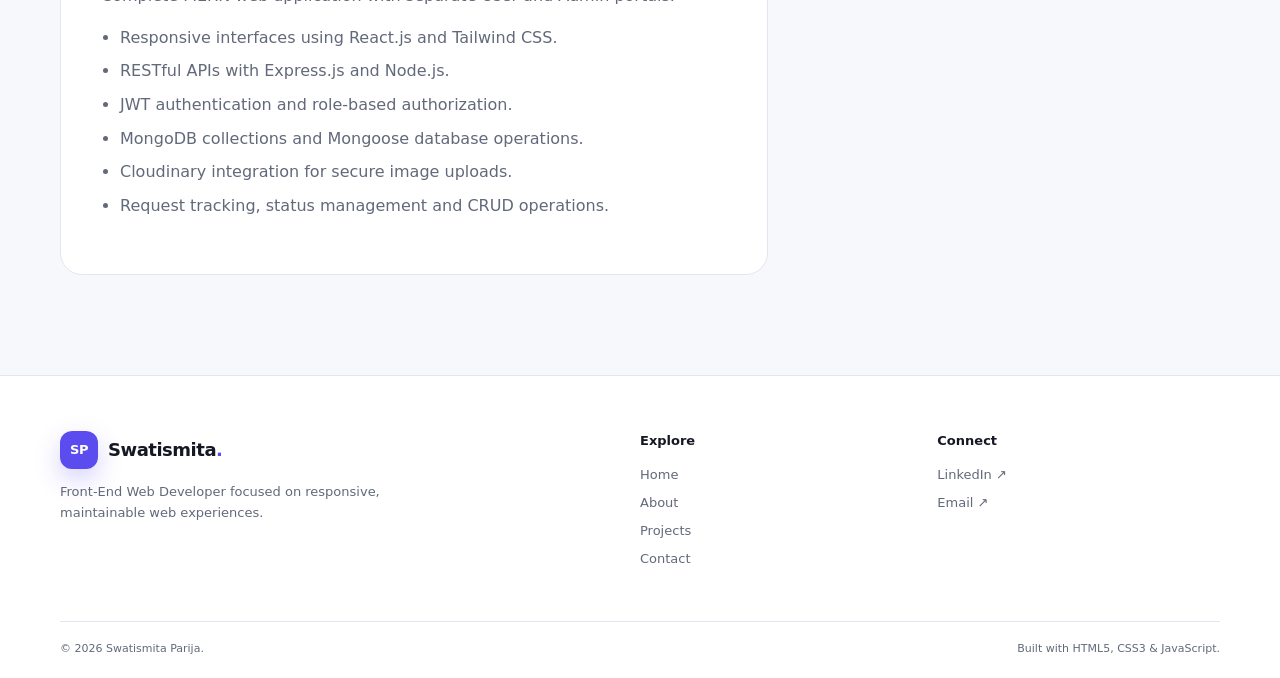
<file: resume.html>
<!DOCTYPE html>
<html lang="en">
<head>
  <meta charset="UTF-8">
  <meta name="viewport" content="width=device-width, initial-scale=1.0">
  <meta name="description" content="Resume of Swatismita Parija.">
  <title>Resume | Swatismita Parija</title>
  <link rel="stylesheet" href="css/style.css">
</head>
<body>
  <a class="skip-link" href="#main-content">Skip to content</a>
  <header class="site-header">
    <nav class="navbar container" aria-label="Primary navigation">
      <a class="brand" href="index.html"><span class="brand-mark">SP</span><span class="brand-text">Swatismita<span>.</span></span></a>
      <button class="menu-toggle" type="button" aria-expanded="false" aria-controls="primary-menu" aria-label="Open navigation menu"><span></span><span></span><span></span></button>
      <div class="nav-menu" id="primary-menu">
        <a class="nav-link" href="index.html">Home</a><a class="nav-link" href="about.html">About</a><a class="nav-link" href="skills.html">Skills</a><a class="nav-link" href="projects.html">Projects</a><a class="nav-link active" href="resume.html">Resume</a><a class="nav-link nav-cta" href="contact.html">Contact</a><button class="theme-toggle" type="button" aria-label="Switch to dark mode" title="Toggle theme">◐</button>
      </div>
    </nav>
  </header>

  <main id="main-content">
    <section class="page-hero"><div class="container narrow reveal"><p class="eyebrow">RESUME</p><h1>Professional profile at a glance.</h1><p>Download the complete resume or review the key information below.</p><div class="hero-actions"><a class="btn btn-primary" href="assets/resume/Swatismita-Parija-Resume.pdf" download>Download PDF ↓</a><a class="btn btn-secondary" href="assets/resume/Swatismita-Parija-Resume.pdf" target="_blank" rel="noopener">Open Resume ↗</a></div></div></section>

    <section class="section">
      <div class="container resume-layout">
        <article class="resume-main reveal">
          <div class="resume-section"><p class="eyebrow">CAREER SUMMARY</p><p>Front-End Web Developer with hands-on experience in JavaScript, React.js, HTML5, CSS3, Tailwind CSS, responsive web design, and REST API integration. Experienced in building responsive and interactive web applications, developing reusable React components, integrating APIs, debugging applications, and using Git for version control.</p></div>
          <div class="resume-section"><p class="eyebrow">PROFESSIONAL EXPERIENCE</p><h2>Full Stack Developer Intern</h2><p class="muted">Sparkradix Technologies Pvt. Ltd. · Bhubaneswar · Apr 2025 – Sep 2025</p><ul class="resume-bullets"><li>Developed responsive full-stack web applications using the MERN stack.</li><li>Built reusable React.js components to improve UI consistency and user experience.</li><li>Developed RESTful APIs using Express.js and Node.js.</li><li>Designed MongoDB schemas and worked with Mongoose.</li><li>Implemented CRUD operations and integrated backend APIs with frontend applications.</li><li>Participated in debugging, testing and performance optimization.</li><li>Used Git and GitHub for version control and collaborative development.</li><li>Worked with Agile development practices and team code reviews.</li></ul></div>
          <div class="resume-section"><p class="eyebrow">PROJECT</p><h2>Waste Pickup Management System · MERN Stack</h2><p>Complete MERN web application with separate User and Admin portals.</p><ul class="resume-bullets"><li>Responsive interfaces using React.js and Tailwind CSS.</li><li>RESTful APIs with Express.js and Node.js.</li><li>JWT authentication and role-based authorization.</li><li>MongoDB collections and Mongoose database operations.</li><li>Cloudinary integration for secure image uploads.</li><li>Request tracking, status management and CRUD operations.</li></ul></div>
        </article>

        <aside class="resume-sidebar reveal">
          <div class="resume-side-card"><h3>Technical Skills</h3><div class="skill-list compact"><span>React.js</span><span>HTML5</span><span>CSS3</span><span>JavaScript</span><span>Tailwind CSS</span><span>Node.js</span><span>Express.js</span><span>REST APIs</span><span>JWT</span><span>MongoDB</span><span>Mongoose</span><span>Git/GitHub</span><span>VS Code</span><span>Postman</span></div></div>
          <div class="resume-side-card"><h3>Education</h3><p><strong>Bachelor of Computer Application</strong><br>MITS School of Biotechnology, Bhubaneswar<br>2023–2026 · 7.9</p><p><strong>Higher Secondary</strong><br>SVM Higher Secondary School, Jagatsinghpur<br>2021–2023 · 60%</p></div>
          <div class="resume-side-card"><h3>Certifications</h3><p><strong>MERN Full Stack</strong><br>Eduvate Skills · 2025</p><p><strong>Workshop in React.js</strong><br>MITS School of Biotechnology · 2024</p></div>
        </aside>
      </div>
    </section>
  </main>

  <footer class="site-footer"><div class="container footer-grid"><div><a class="brand footer-brand" href="index.html"><span class="brand-mark">SP</span><span class="brand-text">Swatismita<span>.</span></span></a><p>Front-End Web Developer focused on responsive, maintainable web experiences.</p></div><div><h3>Explore</h3><a href="index.html">Home</a><a href="about.html">About</a><a href="projects.html">Projects</a><a href="contact.html">Contact</a></div><div><h3>Connect</h3><a href="https://www.linkedin.com/in/swatismita-parija" target="_blank" rel="noopener">LinkedIn ↗</a><a href="mailto:swatismitaparija2005@gmail.com">Email ↗</a></div></div><div class="container footer-bottom"><span>© <span id="current-year"></span> Swatismita Parija.</span><span>Built with HTML5, CSS3 &amp; JavaScript.</span></div></footer>
  <script src="js/script.js"></script>
</body>
</html>
</file>
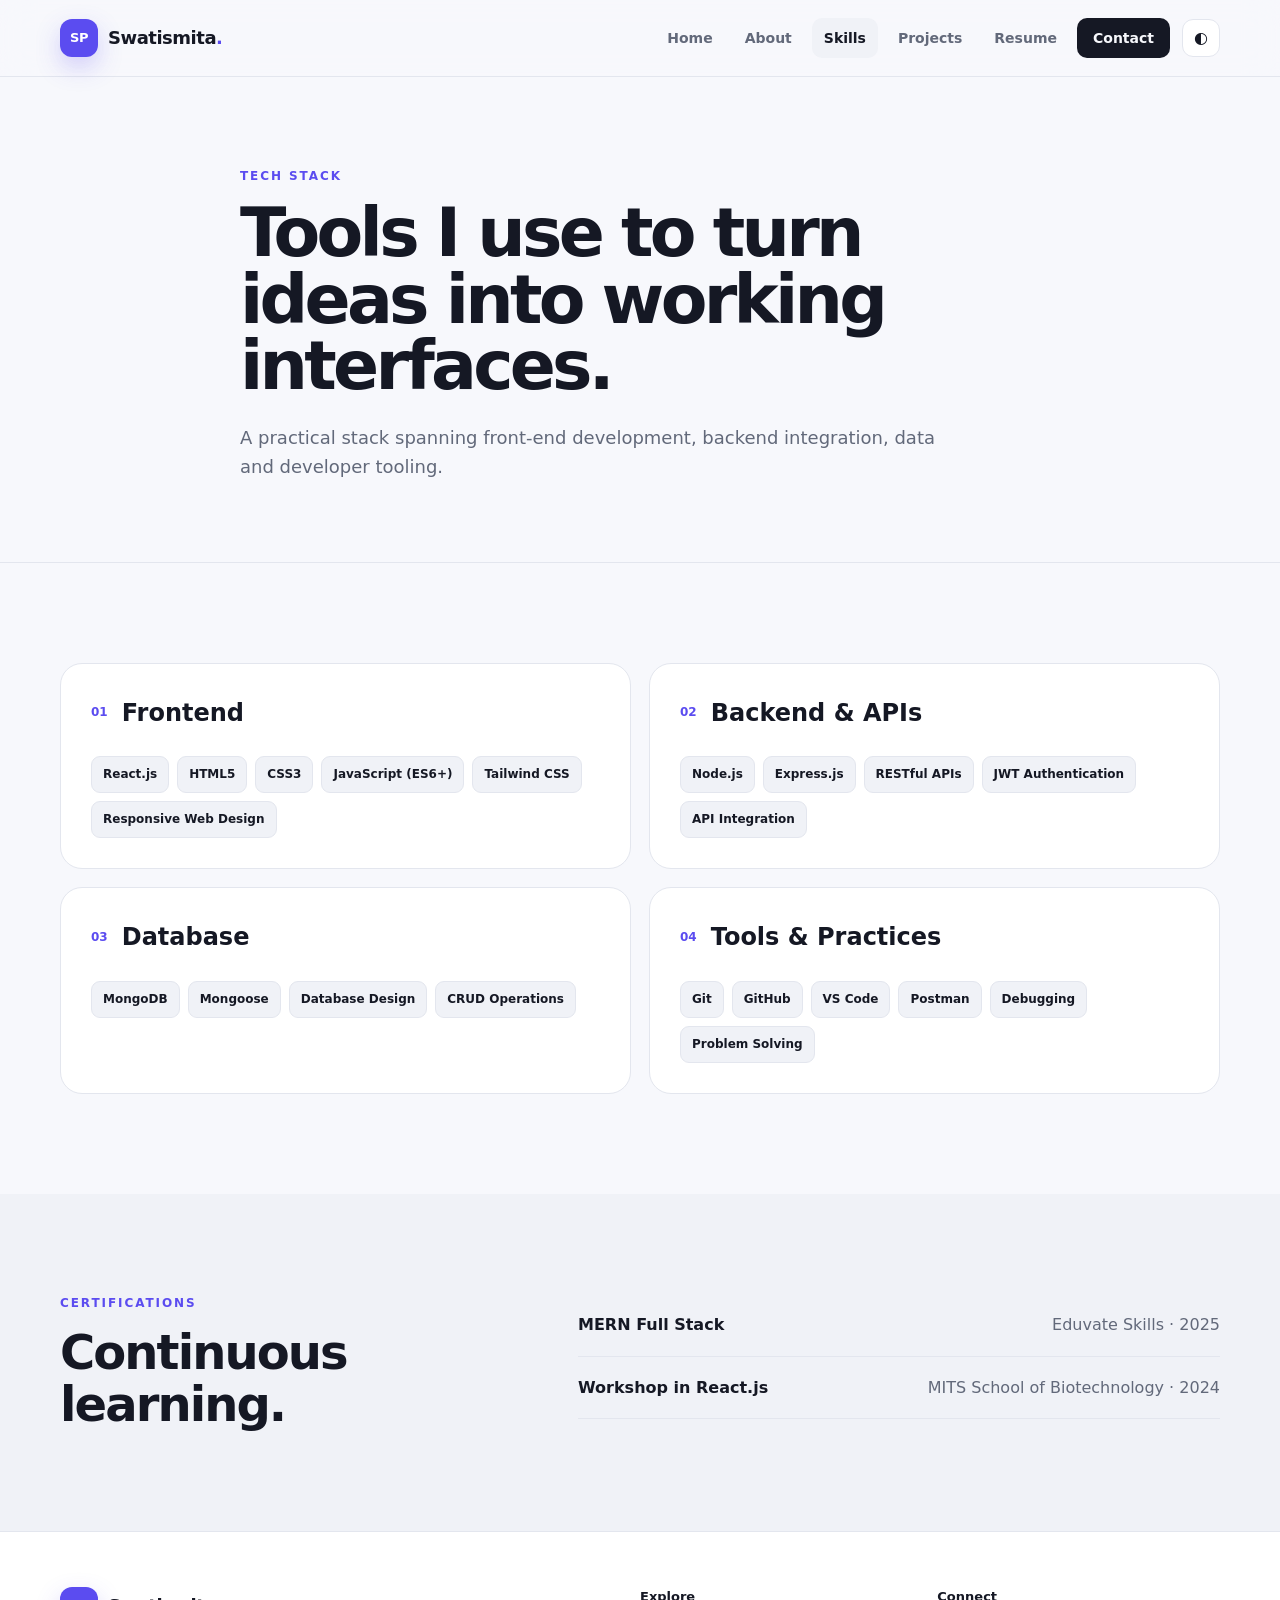
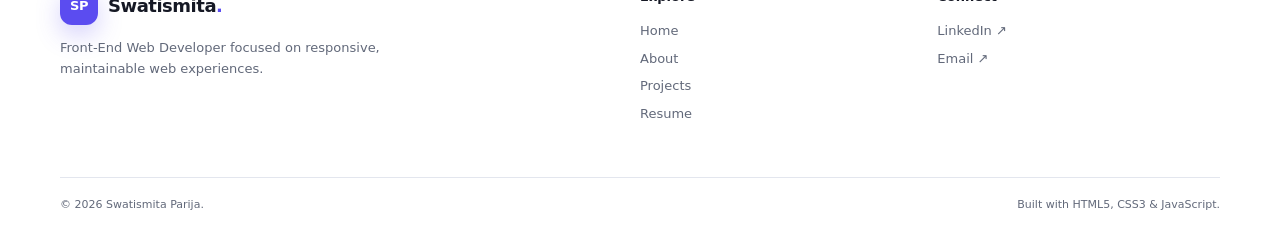
<file: skills.html>
<!DOCTYPE html>
<html lang="en">
<head>
  <meta charset="UTF-8">
  <meta name="viewport" content="width=device-width, initial-scale=1.0">
  <meta name="description" content="Technical skills of Swatismita Parija.">
  <title>Skills | Swatismita Parija</title>
  <link rel="stylesheet" href="css/style.css">
</head>
<body>
  <a class="skip-link" href="#main-content">Skip to content</a>
  <header class="site-header">
    <nav class="navbar container" aria-label="Primary navigation">
      <a class="brand" href="index.html"><span class="brand-mark">SP</span><span class="brand-text">Swatismita<span>.</span></span></a>
      <button class="menu-toggle" type="button" aria-expanded="false" aria-controls="primary-menu" aria-label="Open navigation menu"><span></span><span></span><span></span></button>
      <div class="nav-menu" id="primary-menu">
        <a class="nav-link" href="index.html">Home</a><a class="nav-link" href="about.html">About</a><a class="nav-link active" href="skills.html">Skills</a><a class="nav-link" href="projects.html">Projects</a><a class="nav-link" href="resume.html">Resume</a><a class="nav-link nav-cta" href="contact.html">Contact</a><button class="theme-toggle" type="button" aria-label="Switch to dark mode" title="Toggle theme">◐</button>
      </div>
    </nav>
  </header>

  <main id="main-content">
    <section class="page-hero"><div class="container narrow reveal"><p class="eyebrow">TECH STACK</p><h1>Tools I use to turn ideas into working interfaces.</h1><p>A practical stack spanning front-end development, backend integration, data and developer tooling.</p></div></section>

    <section class="section">
      <div class="container skill-groups">
        <article class="skill-group reveal"><div class="skill-group-title"><span>01</span><h2>Frontend</h2></div><div class="skill-list"><span>React.js</span><span>HTML5</span><span>CSS3</span><span>JavaScript (ES6+)</span><span>Tailwind CSS</span><span>Responsive Web Design</span></div></article>
        <article class="skill-group reveal"><div class="skill-group-title"><span>02</span><h2>Backend &amp; APIs</h2></div><div class="skill-list"><span>Node.js</span><span>Express.js</span><span>RESTful APIs</span><span>JWT Authentication</span><span>API Integration</span></div></article>
        <article class="skill-group reveal"><div class="skill-group-title"><span>03</span><h2>Database</h2></div><div class="skill-list"><span>MongoDB</span><span>Mongoose</span><span>Database Design</span><span>CRUD Operations</span></div></article>
        <article class="skill-group reveal"><div class="skill-group-title"><span>04</span><h2>Tools &amp; Practices</h2></div><div class="skill-list"><span>Git</span><span>GitHub</span><span>VS Code</span><span>Postman</span><span>Debugging</span><span>Problem Solving</span></div></article>
      </div>
    </section>

    <section class="section section-muted">
      <div class="container split-grid">
        <div class="section-heading reveal"><p class="eyebrow">CERTIFICATIONS</p><h2>Continuous learning.</h2></div>
        <div class="section-content reveal"><ul class="clean-list"><li><strong>MERN Full Stack</strong><span>Eduvate Skills · 2025</span></li><li><strong>Workshop in React.js</strong><span>MITS School of Biotechnology · 2024</span></li></ul></div>
      </div>
    </section>
  </main>

  <footer class="site-footer"><div class="container footer-grid"><div><a class="brand footer-brand" href="index.html"><span class="brand-mark">SP</span><span class="brand-text">Swatismita<span>.</span></span></a><p>Front-End Web Developer focused on responsive, maintainable web experiences.</p></div><div><h3>Explore</h3><a href="index.html">Home</a><a href="about.html">About</a><a href="projects.html">Projects</a><a href="resume.html">Resume</a></div><div><h3>Connect</h3><a href="https://www.linkedin.com/in/swatismita-parija" target="_blank" rel="noopener">LinkedIn ↗</a><a href="mailto:swatismitaparija2005@gmail.com">Email ↗</a></div></div><div class="container footer-bottom"><span>© <span id="current-year"></span> Swatismita Parija.</span><span>Built with HTML5, CSS3 &amp; JavaScript.</span></div></footer>
  <script src="js/script.js"></script>
</body>
</html>
</file>
<file: css/style.css>
:root {
  --bg: #f7f8fc;
  --surface: #ffffff;
  --surface-2: #f0f2f7;
  --text: #151824;
  --muted: #62697a;
  --border: #e3e6ee;
  --primary: #5b4cf0;
  --primary-dark: #4335d3;
  --accent: #16b8a6;
  --shadow: 0 20px 60px rgba(22, 28, 45, 0.10);
  --radius: 22px;
  --container: 1160px;
  --transition: 180ms ease;
}

body.dark {
  --bg: #0d1018;
  --surface: #151925;
  --surface-2: #1c2130;
  --text: #f4f6fb;
  --muted: #a8afc0;
  --border: #2a3040;
  --shadow: 0 20px 60px rgba(0, 0, 0, 0.35);
}

* { box-sizing: border-box; }
html { scroll-behavior: smooth; }
body {
  margin: 0;
  background: var(--bg);
  color: var(--text);
  font-family: Inter, ui-sans-serif, system-ui, -apple-system, BlinkMacSystemFont, "Segoe UI", sans-serif;
  line-height: 1.6;
  transition: background-color 180ms ease, color 180ms ease;
}
a { color: inherit; text-decoration: none; }
button, input, textarea { font: inherit; }
button { cursor: pointer; }
img { max-width: 100%; display: block; }
[hidden] { display: none !important; }

.container { width: min(calc(100% - 40px), var(--container)); margin-inline: auto; }
.narrow { max-width: 800px; }
.section { padding: 100px 0; }
.section-muted { background: var(--surface-2); }
.site-header {
  position: sticky; top: 0; z-index: 50;
  background: color-mix(in srgb, var(--bg) 88%, transparent);
  backdrop-filter: blur(16px);
  border-bottom: 1px solid var(--border);
}
.navbar { min-height: 76px; display: flex; align-items: center; justify-content: space-between; gap: 24px; }
.brand { display: inline-flex; align-items: center; gap: 10px; font-weight: 800; letter-spacing: -0.03em; }
.brand-mark {
  width: 38px; height: 38px; border-radius: 12px; display: grid; place-items: center;
  background: var(--primary); color: #fff; font-size: 13px; box-shadow: 0 10px 24px rgba(91,76,240,.25);
}
.brand-text { font-size: 18px; }
.brand-text > span { color: var(--primary); }
.nav-menu { display: flex; align-items: center; gap: 8px; }
.nav-link { padding: 9px 12px; color: var(--muted); font-size: 14px; font-weight: 650; border-radius: 10px; transition: var(--transition); }
.nav-link:hover, .nav-link.active { color: var(--text); background: var(--surface-2); }
.nav-link.nav-cta { background: var(--text); color: var(--bg); padding-inline: 16px; }
.theme-toggle {
  border: 1px solid var(--border); background: var(--surface); color: var(--text);
  width: 38px; height: 38px; border-radius: 11px; margin-left: 4px;
}
.menu-toggle { display: none; border: 0; background: transparent; padding: 8px; }
.menu-toggle span { display: block; width: 22px; height: 2px; margin: 4px; background: var(--text); }

.skip-link {
  position: fixed; left: 16px; top: -100px; z-index: 100; background: var(--text); color: var(--bg);
  padding: 10px 14px; border-radius: 8px;
}
.skip-link:focus { top: 16px; }

.hero { padding-top: 115px; padding-bottom: 100px; overflow: hidden; }
.hero-grid { display: grid; grid-template-columns: 1.12fr .88fr; align-items: center; gap: 80px; }
.eyebrow { margin: 0 0 14px; color: var(--primary); font-size: 12px; font-weight: 800; letter-spacing: .16em; }
.hero h1, .page-hero h1 { margin: 0; font-size: clamp(42px, 6vw, 76px); line-height: .98; letter-spacing: -.055em; max-width: 900px; }
.gradient-text { color: var(--primary); }
.hero-intro { max-width: 680px; margin: 28px 0; color: var(--muted); font-size: 18px; }
.hero-actions { display: flex; flex-wrap: wrap; gap: 12px; margin-top: 30px; }
.btn {
  display: inline-flex; align-items: center; justify-content: center; gap: 10px; min-height: 48px;
  padding: 0 18px; border-radius: 12px; font-weight: 750; font-size: 14px; border: 1px solid transparent;
  transition: transform var(--transition), background var(--transition), border-color var(--transition);
}
.btn:hover { transform: translateY(-2px); }
.btn-primary { background: var(--primary); color: #fff; box-shadow: 0 12px 28px rgba(91,76,240,.22); }
.btn-primary:hover { background: var(--primary-dark); }
.btn-secondary { background: var(--surface); border-color: var(--border); }
.btn-secondary:hover { border-color: var(--primary); }
.hero-meta { display: flex; flex-wrap: wrap; align-items: center; gap: 12px; margin-top: 32px; color: var(--muted); font-size: 13px; }
.hero-meta strong { color: var(--text); }
.dot { width: 4px; height: 4px; border-radius: 50%; background: var(--muted); }

.hero-visual { min-height: 440px; display: grid; place-items: center; }
.profile-card {
  position: relative; width: min(420px, 100%); aspect-ratio: 1;
  border: 1px solid var(--border); border-radius: 36px; background:
  radial-gradient(circle at 50% 35%, rgba(91,76,240,.25), transparent 30%),
  linear-gradient(135deg, var(--surface), var(--surface-2)); box-shadow: var(--shadow);
  overflow: hidden;
}
.profile-avatar {
  position: absolute; inset: 50% auto auto 50%; transform: translate(-50%, -50%);
  width: 170px; height: 170px; border-radius: 50%; display: grid; place-items: center;
  background: var(--primary); color: white; font-size: 52px; font-weight: 850; letter-spacing: -.08em;
  box-shadow: 0 30px 80px rgba(91,76,240,.38);
}
.profile-orbit { position: absolute; border: 1px dashed rgba(91,76,240,.38); border-radius: 50%; left: 50%; top: 50%; transform: translate(-50%, -50%); }
.orbit-one { width: 280px; height: 280px; }
.orbit-two { width: 380px; height: 380px; }
.code-chip { position: absolute; padding: 9px 12px; border-radius: 10px; background: var(--surface); border: 1px solid var(--border); box-shadow: 0 10px 25px rgba(0,0,0,.08); font-size: 12px; font-weight: 750; }
.chip-one { top: 16%; left: 10%; }.chip-two { top: 22%; right: 8%; }.chip-three { bottom: 17%; left: 8%; }.chip-four { bottom: 12%; right: 10%; }

.trust-strip { border-block: 1px solid var(--border); background: var(--surface); }
.trust-grid { display: grid; grid-template-columns: repeat(4, 1fr); }
.trust-grid > div { padding: 24px 20px; border-right: 1px solid var(--border); }
.trust-grid > div:last-child { border-right: 0; }
.trust-grid strong, .trust-grid span { display: block; }
.trust-grid strong { font-size: 14px; }.trust-grid span { color: var(--muted); font-size: 12px; margin-top: 3px; }

.split-grid { display: grid; grid-template-columns: .8fr 1.2fr; gap: 90px; align-items: start; }
.section-heading h2, .section-content h2, .section-header-row h2 { margin: 0; font-size: clamp(30px, 4vw, 48px); line-height: 1.08; letter-spacing: -.04em; }
.section-content p { color: var(--muted); margin-top: 0; font-size: 16px; }
.text-link { color: var(--primary); font-weight: 750; font-size: 14px; }

.section-header-row { display: flex; align-items: end; justify-content: space-between; gap: 30px; margin-bottom: 38px; }
.featured-project { display: grid; grid-template-columns: 1.05fr .95fr; overflow: hidden; border: 1px solid var(--border); border-radius: var(--radius); background: var(--surface); box-shadow: var(--shadow); }
.project-visual { min-height: 340px; display: grid; place-items: center; overflow: hidden; }
.project-visual-wpms { background: radial-gradient(circle at 30% 20%, rgba(22,184,166,.35), transparent 35%), linear-gradient(135deg, #151b2a, #303a67); }
.dashboard-window { width: 75%; border-radius: 14px; background: #f8f9fc; padding: 14px; box-shadow: 0 25px 60px rgba(0,0,0,.28); transform: rotate(-3deg); }
.dashboard-window.small { width: 82%; }
.window-top { display: flex; gap: 5px; margin-bottom: 14px; }.window-top span { width: 7px; height: 7px; border-radius: 50%; background: #cbd0dc; }
.dashboard-lines div { height: 9px; margin: 9px 0; border-radius: 5px; background: #dfe3ec; }
.dashboard-lines div:nth-child(1) { width: 65%; }.dashboard-lines div:nth-child(2) { width: 90%; }.dashboard-lines div:nth-child(3) { width: 78%; }.dashboard-lines div:nth-child(4) { width: 55%; }
.dashboard-cards { display: grid; grid-template-columns: repeat(3,1fr); gap: 8px; margin-top: 18px; }.dashboard-cards span { height: 52px; border-radius: 8px; background: #e9ecf3; }
.project-copy { padding: 50px; display: flex; flex-direction: column; justify-content: center; }
.project-copy h3 { margin: 12px 0; font-size: 28px; line-height: 1.15; letter-spacing: -.03em; }
.project-copy p, .project-card-body p { color: var(--muted); }
.tag-row { display: flex; flex-wrap: wrap; gap: 7px; }
.tag { border: 1px solid var(--border); background: var(--surface-2); border-radius: 999px; padding: 5px 9px; font-size: 11px; font-weight: 750; }

.cta-banner { display: flex; align-items: center; justify-content: space-between; gap: 30px; padding: 50px; border-radius: var(--radius); background: var(--text); color: var(--bg); }
.cta-banner .eyebrow { color: #a99fff; }.cta-banner p { color: color-mix(in srgb, var(--bg) 65%, transparent); }

.page-hero { padding: 90px 0 80px; border-bottom: 1px solid var(--border); }
.page-hero h1 { font-size: clamp(42px, 6vw, 68px); }.page-hero p:not(.eyebrow) { max-width: 700px; margin: 24px 0 0; color: var(--muted); font-size: 18px; }

.timeline-item { display: grid; grid-template-columns: 60px 1fr; gap: 25px; padding: 35px; border: 1px solid var(--border); background: var(--surface); border-radius: var(--radius); box-shadow: var(--shadow); }
.timeline-marker { width: 46px; height: 46px; display: grid; place-items: center; border-radius: 13px; background: var(--primary); color: #fff; font-size: 12px; font-weight: 800; }
.timeline-meta { display: flex; justify-content: space-between; color: var(--muted); font-size: 12px; }
.timeline-item h3 { margin: 10px 0; font-size: 22px; }.timeline-item p { color: var(--muted); margin-bottom: 0; }

.cards-grid { display: grid; gap: 18px; }.cards-grid.three { grid-template-columns: repeat(3,1fr); }
.info-card { border: 1px solid var(--border); background: var(--surface); border-radius: 18px; padding: 28px; }.info-card h3 { margin: 15px 0 6px; }.info-card p { color: var(--muted); margin: 0; }.card-number { color: var(--primary); font-weight: 800; font-size: 12px; }

.skill-groups { display: grid; grid-template-columns: repeat(2, 1fr); gap: 18px; }.skill-group { border: 1px solid var(--border); border-radius: var(--radius); background: var(--surface); padding: 30px; }.skill-group-title { display: flex; align-items: center; gap: 14px; }.skill-group-title > span { color: var(--primary); font-size: 12px; font-weight: 800; }.skill-group-title h2 { margin: 0; font-size: 24px; }.skill-list { display: flex; flex-wrap: wrap; gap: 8px; margin-top: 24px; }.skill-list span { padding: 8px 11px; border: 1px solid var(--border); border-radius: 9px; background: var(--surface-2); font-size: 12px; font-weight: 650; }.skill-list.compact { margin-top: 15px; }.clean-list { list-style: none; padding: 0; margin: 0; }.clean-list li { display: flex; justify-content: space-between; gap: 20px; padding: 18px 0; border-bottom: 1px solid var(--border); }.clean-list span { color: var(--muted); }

.filter-bar { display: flex; gap: 8px; margin-bottom: 28px; }.filter-btn { border: 1px solid var(--border); background: var(--surface); color: var(--muted); padding: 9px 14px; border-radius: 10px; font-weight: 700; }.filter-btn.active, .filter-btn:hover { background: var(--text); color: var(--bg); }
.project-grid { display: grid; grid-template-columns: repeat(2, 1fr); gap: 22px; }.project-card { border: 1px solid var(--border); background: var(--surface); border-radius: var(--radius); overflow: hidden; box-shadow: 0 10px 30px rgba(22,28,45,.06); transition: transform 180ms ease, box-shadow 180ms ease; }.project-card:hover { transform: translateY(-4px); box-shadow: var(--shadow); }.project-card .project-visual { min-height: 260px; }.project-card-body { padding: 28px; }.project-card-body h2 { margin: 14px 0 8px; font-size: 25px; letter-spacing: -.03em; }.project-points { padding-left: 18px; color: var(--muted); font-size: 13px; }.project-points li { margin: 5px 0; }
.project-visual-netflix { background: linear-gradient(135deg, #111, #363636); }.poster-grid { width: 70%; display: grid; grid-template-columns: repeat(3, 1fr); gap: 8px; transform: rotate(-4deg); }.poster-grid span { aspect-ratio: .68; border-radius: 7px; background: linear-gradient(160deg, #f1f1f1, #777); }.poster-grid span:nth-child(2), .poster-grid span:nth-child(5) { transform: translateY(14px); }.project-visual-ui { background: linear-gradient(135deg, #dfe2ff, #e7fff9); }.ui-card { width: 70%; padding: 22px; border-radius: 16px; background: #fff; box-shadow: 0 25px 50px rgba(45,45,90,.16); }.ui-card span { display: block; height: 10px; background: #e4e7f1; border-radius: 6px; margin: 9px 0; }.ui-card span:first-child { width: 50%; }.ui-card div { height: 90px; border-radius: 12px; background: #eef0f6; margin-top: 18px; }

.resume-layout { display: grid; grid-template-columns: 1.25fr .75fr; gap: 28px; align-items: start; }.resume-main, .resume-side-card { border: 1px solid var(--border); background: var(--surface); border-radius: var(--radius); }.resume-main { padding: 40px; }.resume-section { padding-bottom: 32px; margin-bottom: 32px; border-bottom: 1px solid var(--border); }.resume-section:last-child { border-bottom: 0; margin-bottom: 0; padding-bottom: 0; }.resume-section h2 { margin: 4px 0; font-size: 25px; }.resume-section p { color: var(--muted); }.muted { color: var(--muted); }.resume-bullets { color: var(--muted); padding-left: 19px; }.resume-bullets li { margin: 8px 0; }.resume-sidebar { display: grid; gap: 18px; }.resume-side-card { padding: 25px; }.resume-side-card h3 { margin: 0; font-size: 18px; }

.contact-grid { display: grid; grid-template-columns: .8fr 1.2fr; gap: 70px; align-items: start; }.contact-info h2 { font-size: 40px; line-height: 1.1; letter-spacing: -.04em; }.contact-info > p:not(.eyebrow) { color: var(--muted); }.contact-list { margin-top: 30px; display: grid; gap: 12px; }.contact-list > * { padding: 16px; border: 1px solid var(--border); border-radius: 14px; background: var(--surface); }.contact-list span, .contact-list strong { display: block; }.contact-list span { color: var(--muted); font-size: 11px; text-transform: uppercase; letter-spacing: .12em; }.contact-list strong { margin-top: 3px; font-size: 14px; }.form-card { padding: 32px; background: var(--surface); border: 1px solid var(--border); border-radius: var(--radius); box-shadow: var(--shadow); }.form-row { display: grid; grid-template-columns: 1fr 1fr; gap: 15px; }.form-field { display: grid; gap: 7px; margin-bottom: 16px; }.form-field label { font-size: 13px; font-weight: 750; }.form-field label span { color: var(--primary); }.form-field input, .form-field textarea { width: 100%; border: 1px solid var(--border); background: var(--bg); color: var(--text); border-radius: 11px; padding: 12px 13px; outline: 0; }.form-field input:focus, .form-field textarea:focus { border-color: var(--primary); box-shadow: 0 0 0 3px rgba(91,76,240,.12); }.form-note, .form-status { color: var(--muted); font-size: 12px; }.form-status.success { color: #09846f; }

.site-footer { border-top: 1px solid var(--border); padding: 55px 0 20px; background: var(--surface); }.footer-grid { display: grid; grid-template-columns: 1.5fr .7fr .8fr; gap: 50px; }.footer-grid p { max-width: 390px; color: var(--muted); font-size: 13px; }.footer-grid h3 { margin-top: 0; font-size: 13px; }.footer-grid > div > a:not(.brand) { display: block; color: var(--muted); font-size: 13px; margin: 7px 0; }.footer-bottom { display: flex; justify-content: space-between; gap: 20px; margin-top: 45px; padding-top: 18px; border-top: 1px solid var(--border); color: var(--muted); font-size: 11px; }

.reveal { opacity: 0; transform: translateY(18px); transition: opacity 550ms ease, transform 550ms ease; }.reveal.visible { opacity: 1; transform: translateY(0); }

:focus-visible { outline: 3px solid rgba(91,76,240,.45); outline-offset: 3px; }

@media (max-width: 900px) {
  .hero-grid, .featured-project, .split-grid, .contact-grid, .resume-layout { grid-template-columns: 1fr; }
  .hero-grid { gap: 40px; }.hero-visual { min-height: 350px; }
  .project-grid, .skill-groups { grid-template-columns: 1fr; }
  .trust-grid { grid-template-columns: repeat(2, 1fr); }
  .trust-grid > div:nth-child(2) { border-right: 0; }.trust-grid > div:nth-child(-n+2) { border-bottom: 1px solid var(--border); }
  .cta-banner { align-items: flex-start; flex-direction: column; }
}

@media (max-width: 720px) {
  .container { width: min(calc(100% - 28px), var(--container)); }
  .section { padding: 70px 0; }.hero { padding-top: 75px; }
  .menu-toggle { display: block; }.nav-menu { display: none; position: absolute; top: 76px; left: 14px; right: 14px; padding: 12px; background: var(--surface); border: 1px solid var(--border); border-radius: 16px; box-shadow: var(--shadow); flex-direction: column; align-items: stretch; }.nav-menu.open { display: flex; }.nav-link { padding: 11px 12px; }.theme-toggle { margin: 3px 0 0; align-self: flex-start; }
  .hero h1, .page-hero h1 { font-size: clamp(40px, 13vw, 58px); }.hero-intro { font-size: 16px; }
  .profile-card { width: min(360px, 100%); }.profile-avatar { width: 140px; height: 140px; font-size: 42px; }.orbit-one { width: 230px; height: 230px; }.orbit-two { width: 320px; height: 320px; }
  .chip-one { left: 4%; }.chip-two { right: 4%; }.chip-three { left: 3%; }.chip-four { right: 3%; }
  .trust-grid { grid-template-columns: 1fr 1fr; }.trust-grid > div { padding: 18px 12px; }
  .section-header-row { align-items: flex-start; flex-direction: column; }.project-copy { padding: 30px; }.project-visual { min-height: 280px; }
  .cards-grid.three { grid-template-columns: 1fr; }.timeline-item { grid-template-columns: 1fr; padding: 25px; }.timeline-meta { flex-direction: column; gap: 4px; }
  .form-row { grid-template-columns: 1fr; }.contact-grid { gap: 35px; }.contact-info h2 { font-size: 34px; }
  .resume-main { padding: 26px; }.clean-list li { flex-direction: column; gap: 5px; }
  .footer-grid { grid-template-columns: 1fr; gap: 25px; }.footer-bottom { flex-direction: column; margin-top: 30px; }.cta-banner { padding: 32px; }
}

@media (prefers-reduced-motion: reduce) {
  html { scroll-behavior: auto; }
  *, *::before, *::after { animation-duration: .01ms !important; animation-iteration-count: 1 !important; transition-duration: .01ms !important; }
}
</file>
